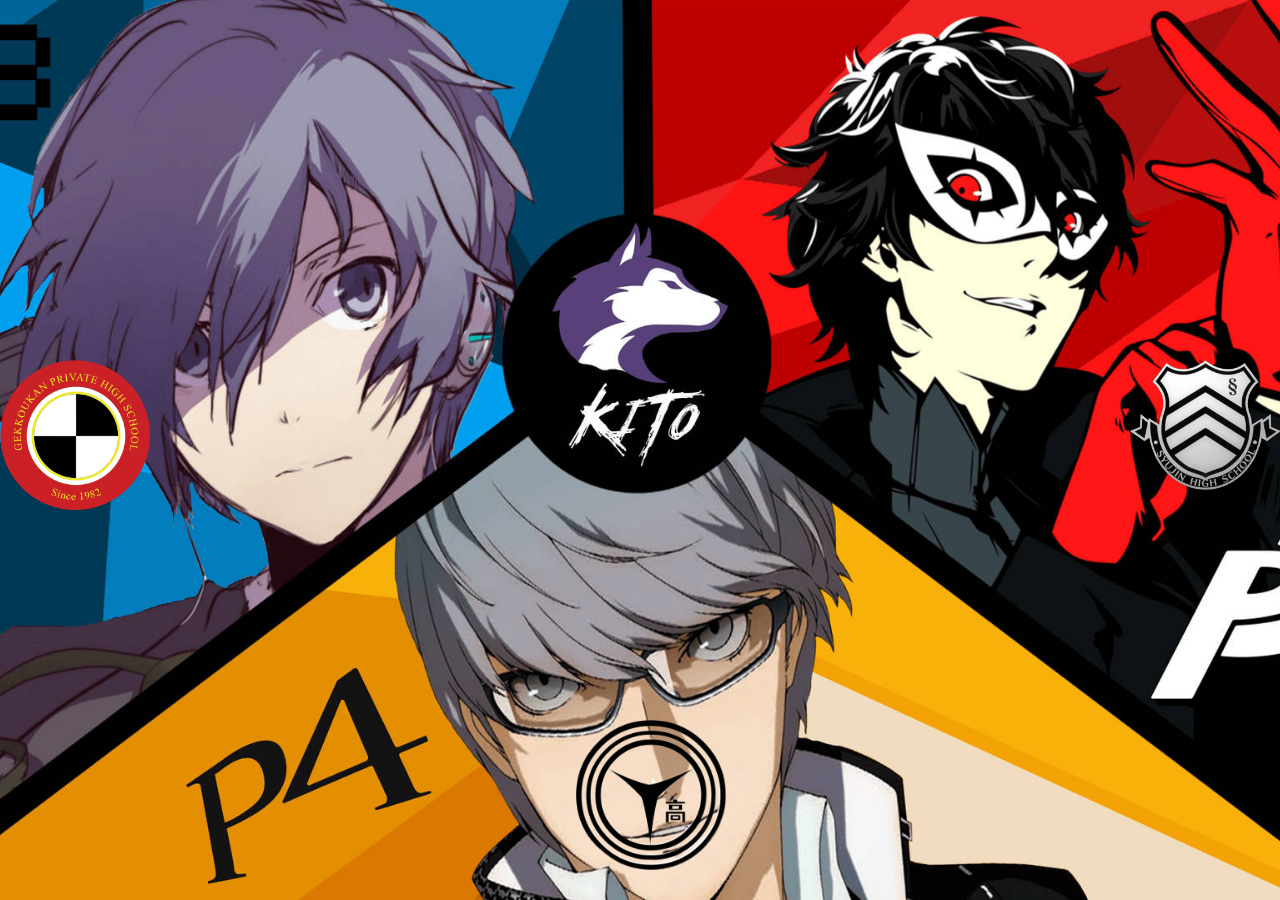
<file: index.html>
<HTML>
<TITLE> 
Persona
</TITLE>

<BODY>
<style>
        body {
            margin: 0;
            height: 100vh;
            background-image: url('1.jpg');
            background-size: cover;
            background-position: center;
        }
        .left-image, .bottom-image, .right-image {
            transition: transform 0.3s ease;
        }

        .left-image:hover, .bottom-image:hover, .right-image:hover {
            transform: translateY(-10px);
        }
        
	.left-image {
            position: absolute;
            left: 0;
            top: 40%;
            
        }
        .bottom-image {
            position: absolute;
 	    left: 45%;
	    top: 80%;

        }
        .right-image {
            position: absolute;
            right: 0;
            top: 40%;
            
        }
    </style>
</head>
<body>
    <a href="Persona3.html" class="left-image">
        <img src="P3S.png" alt="Левая картинка" width="150">
    </a>
    <a href="Persona4.html" class="bottom-image">
        <img src="P4S.png" alt="Нижняя картинка" width="150"> 
    </a>
    <a href="Persona5.html" class="right-image">
        <img src="P5S.png" alt="Правая картинка" width="150">
    </a>
</body>

</html>
    </style>


</BODY>
</HTML>
</file>
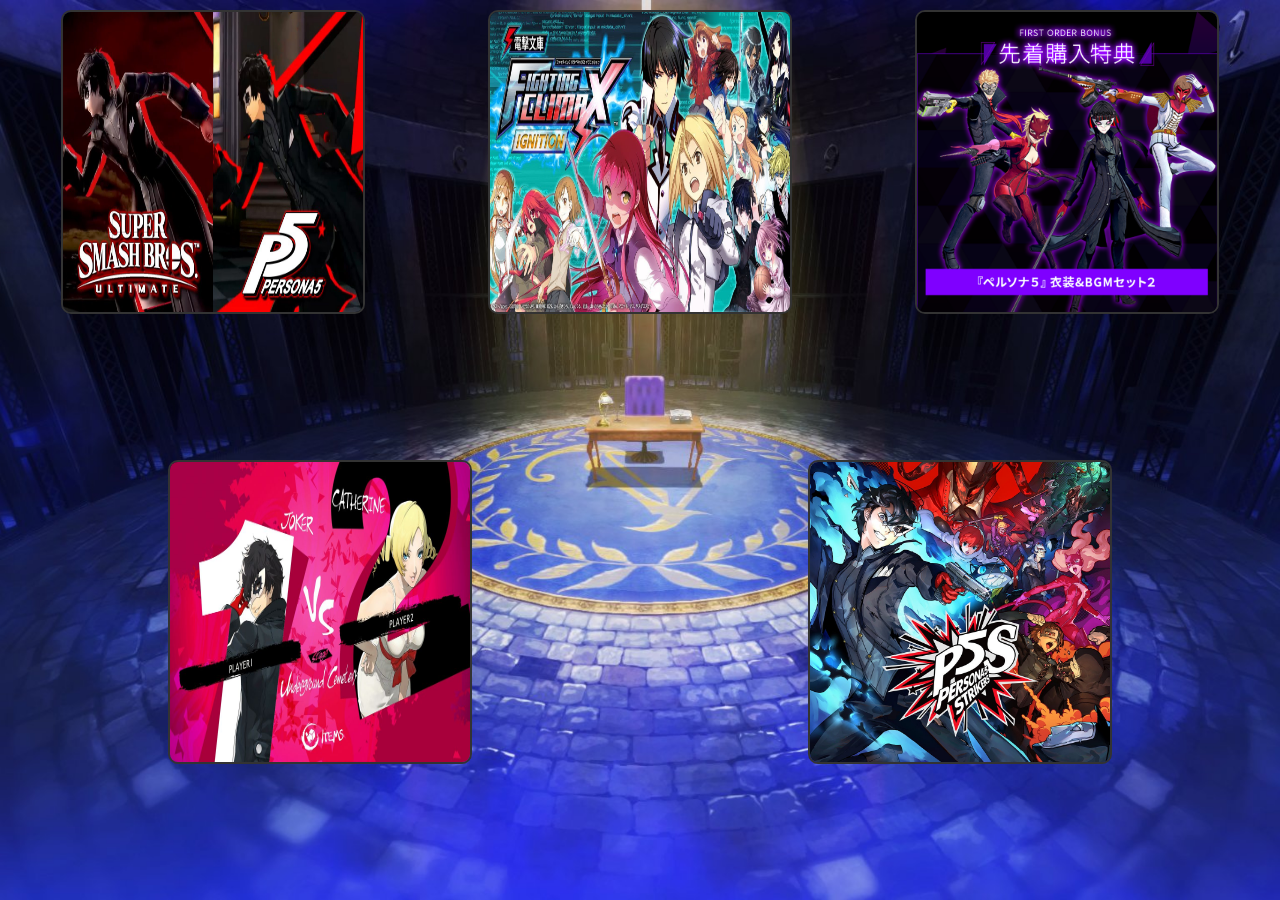
<file: Colab.html>
<HTML>
<TITLE>
Persona colaboration
</TITLE>

<head>
	<link rel="stylesheet" type="text/css" href="style.css" />
    <style>
        body {
            display: flex;
            height: 100vh;
            margin: 0;
			background-image: url('Back5.jpg');
            background-size: cover;
            background-position: center;   
        }
        .gallery {
            display: flex;
            justify-content: space-around;
            flex-wrap: wrap;
        }
        .gallery img {
            width: 300;
			height: 300;
			margin: 10px;
            border: 2px solid #333;
            border-radius: 10px;
        }
     </style>
</head>

<body>
    
    <div class="gallery">
        <img src="SSB.jpg" alt="Persona 5 Royal и Super Smash Bros. Ultimate:">
        <img src="DBF.jpg" alt="Persona 5 и Dengeki Bunko Fighting Climax">
        <img src="SH2.png" alt="Persona 5 и Soul Hackers 2">
        <img src="Cat.jpg" alt="Persona 5 и Catherine: Full Body:">
        <img src="P5Str.jpg" alt="Persona 5 Strikers">
    </div>
</body>
</HTML>
</file>
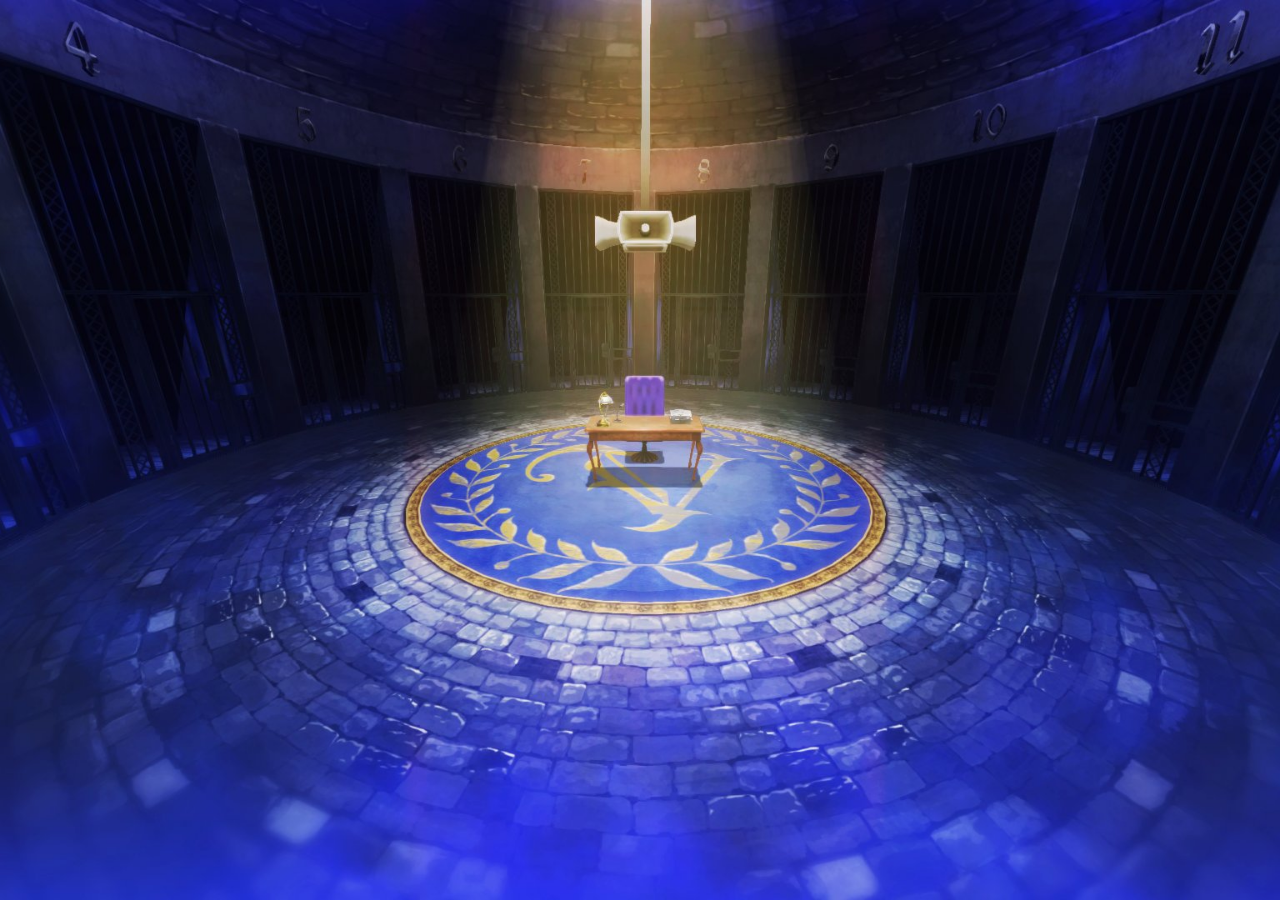
<file: content.html>
<html>
    <head>
        <title>Контент</title>
	<link rel="stylesheet" type="text/css" href="style.css" />
	<head>
    <style>
        body {
            display: flex;
            height: 100vh;
            margin: 0;
	    background-image: url('Back5.jpg');
            background-size: cover;
            background-position: center;   
        }
        h1 {
            text-align: center;
        }
        .gallery {
            display: flex;
            justify-content: space-around;
            flex-wrap: wrap;
        }
        .gallery img {
            width: 300;
	    height: 300;
  	    margin: 10px;
            border: 2px solid #333;
            border-radius: 10px;
        }
     </style>
</head>
    </head>
	

</html>
</file>
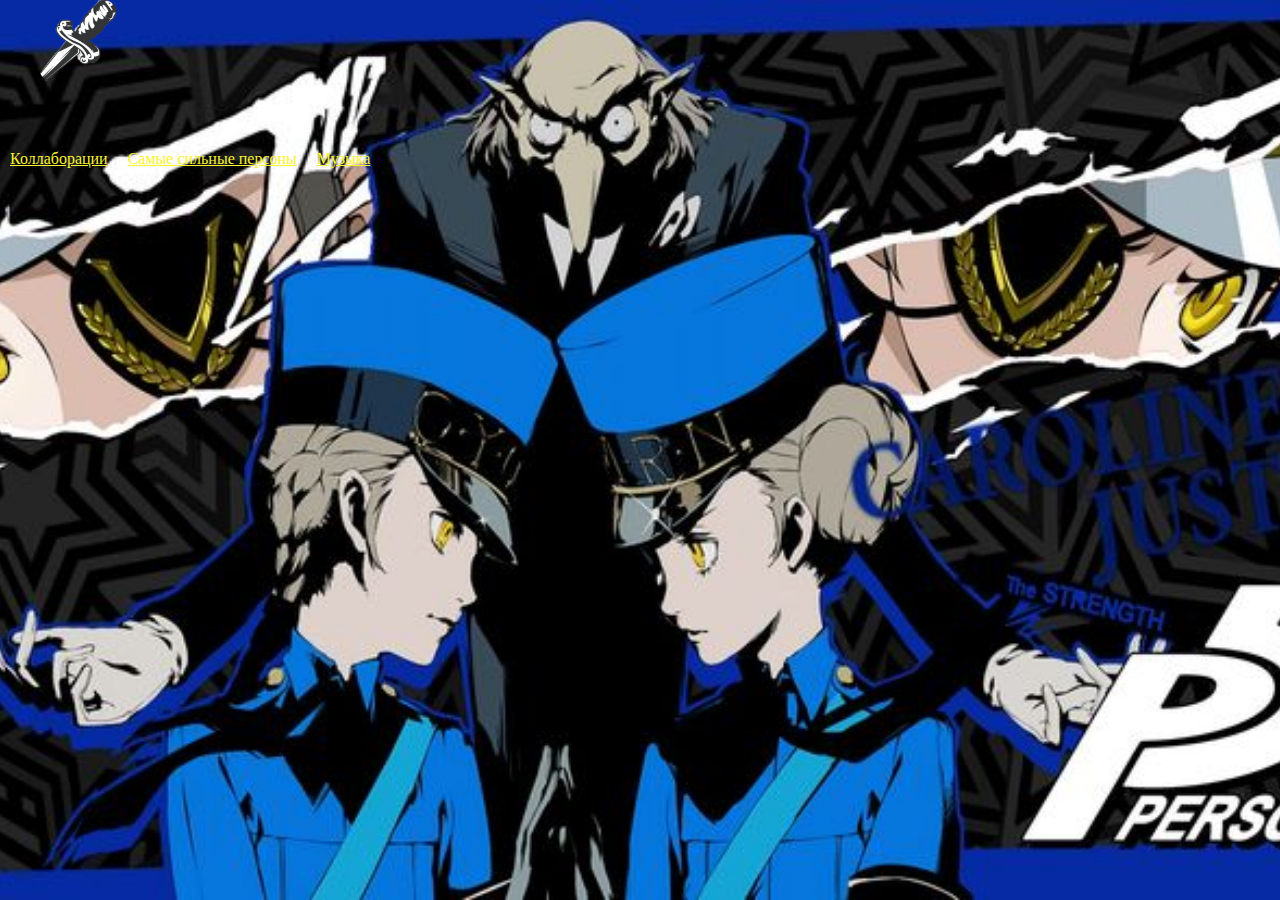
<file: menu.html>
<html>

    <head>
        <title>Меню сайта</title>
	<link rel="stylesheet" type="text/css" href="style.css" />
<head>
    <style>
        body {
            display: flex;
            height: 100vh;
            margin: 0;
			background-image: url('Head.jpg');
            background-size: cover;
            background-position: center;
			
        }
        h1 {
            text-align: center;
        }
        .gallery {
            display: flex;
            justify-content: space-around;
            flex-wrap: wrap;
        }
        .gallery img {
            width: 300;
			height: 300;
			margin: 10px;
			border: 2px solid #333;
            border-radius: 10px;
        }
		a{
			margin: 10px;
			margin-top: 150px;
		}
     </style>
</head>    
    </head>

    <body >
	 <a href = "Colab.html" target = "content" >Коллаборации</a>
	 <a href = "StrongPersons.html" target = "content">Самые сильные персоны</a>
	 <a href = "interesting.html" target = "content">Музыка</a>
     
    </body>
	<a href = "index.html" target="_top">
    <img src = "exit.png" style="position: absolute; left: 0; top: 0;" alt = "Выход" width = "150">
</html>
</file>
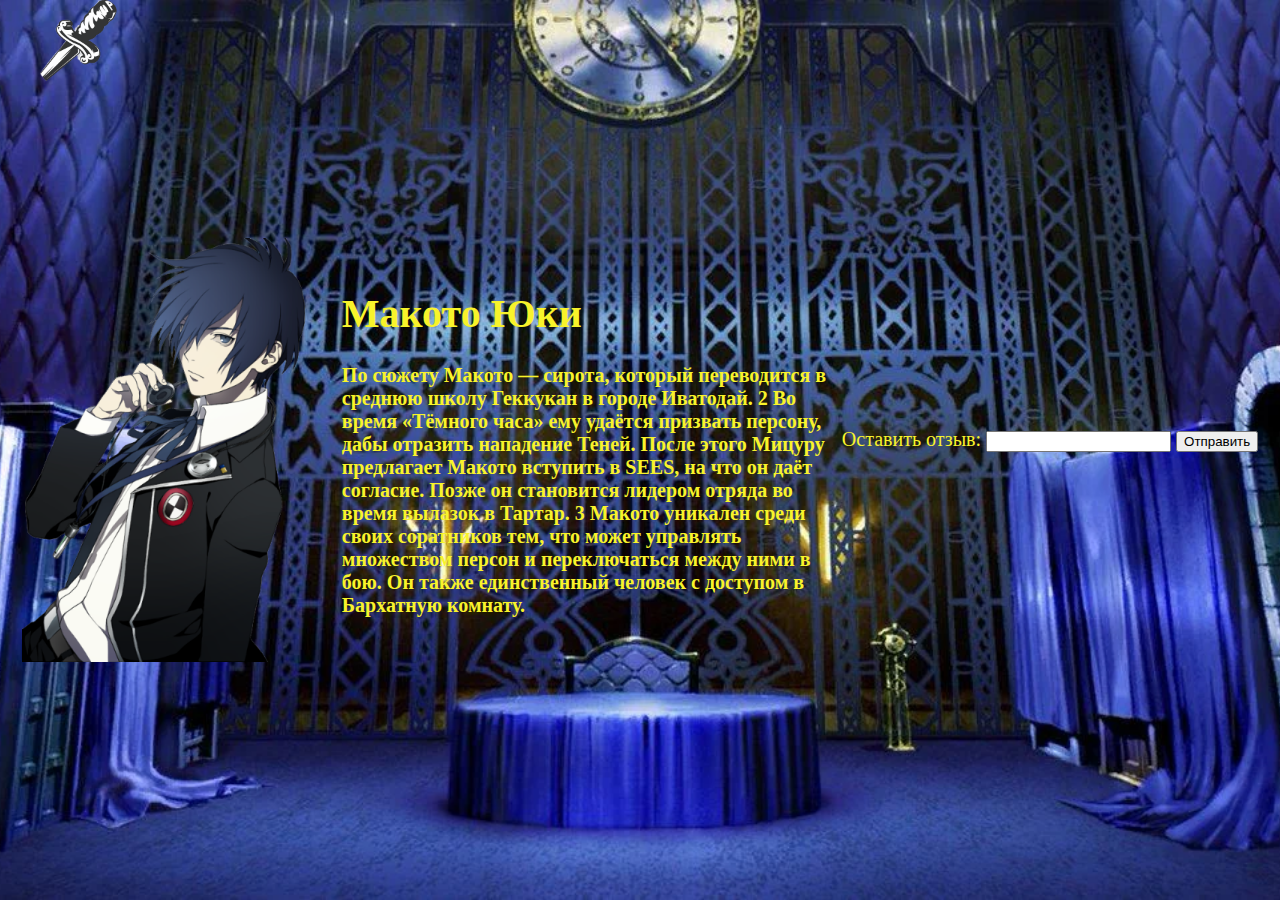
<file: Persona3.html>
<html lang="ru">
<title>
Persona 3
</title>

<head>
    <link rel="stylesheet" type="text/css" href="style.css" />
    <style>
        body {
            display: flex;
            height: 100vh;
            margin: 0;
	    background-image: url('Back3.png');
            background-size: cover;
            background-position: center;
	    align-items: center;
            justify-content: center;
        }
        .container {
            display: flex;
            align-items: center;
        }
        .image {
            margin-right: 20px; /* Отступ между картинкой и текстом */
	    
        }
        img {
            max-width: 300px; /* Ограничиваем максимальную ширину изображения */
            height: auto; /* Автоматическая высота для сохранения пропорций */
	    
        }
        .text {
        max-width: 500px; /* Ограничиваем максимальную ширину текста */
	    color: f8f32b;
	    font-size: 20px;
	     
        }
	
	
    </style>
    <script>
        // Функция для добавления текста на страницу
        function displayText() {
            var inputData = document.getElementById("userInput").value;
            if (inputData) {
                var outputContainer = document.getElementById("output");
                var newParagraph = document.createElement("p");
                newParagraph.textContent = inputData;
                outputContainer.appendChild(newParagraph);
                document.getElementById("userInput").value = ""; // Очистка поля ввода
            }
        }
    </script>
</head>
<a href = "index.html">
    <img src = "exit.png" style="position: absolute; left: 0; top: 0;" alt = "Выход" width = "150">
</a>
<body>
    <div class="container">
        <div class="image">
            <img src="Makoto.png" alt="Макото Юки">
        </div>
	
        <div class="text">
            <h1>Макото Юки</h1>
            <p>По сюжету Макото — сирота, который переводится в среднюю школу Геккукан в городе Иватодай. 2 Во время «Тёмного часа» ему удаётся призвать персону, дабы отразить нападение Теней. После этого Мицуру предлагает Макото вступить в SEES, на что он даёт согласие. Позже он становится лидером отряда во время вылазок в Тартар. 3

Макото уникален среди своих соратников тем, что может управлять множеством персон и переключаться между ними в бою. Он также единственный человек с доступом в Бархатную комнату.</p>
        </div>
    </div>
<br></br>
	<div class = "text">
    <form onsubmit="event.preventDefault(); displayText();">
        <label for="userInput">Оставить отзыв:</label>
        <input type="text" id="userInput" required>
        <button type="submit">Отправить</button>
    </form>
	</div>
    <div id="output" class = "text"></div>
</body>
</html>
</file>
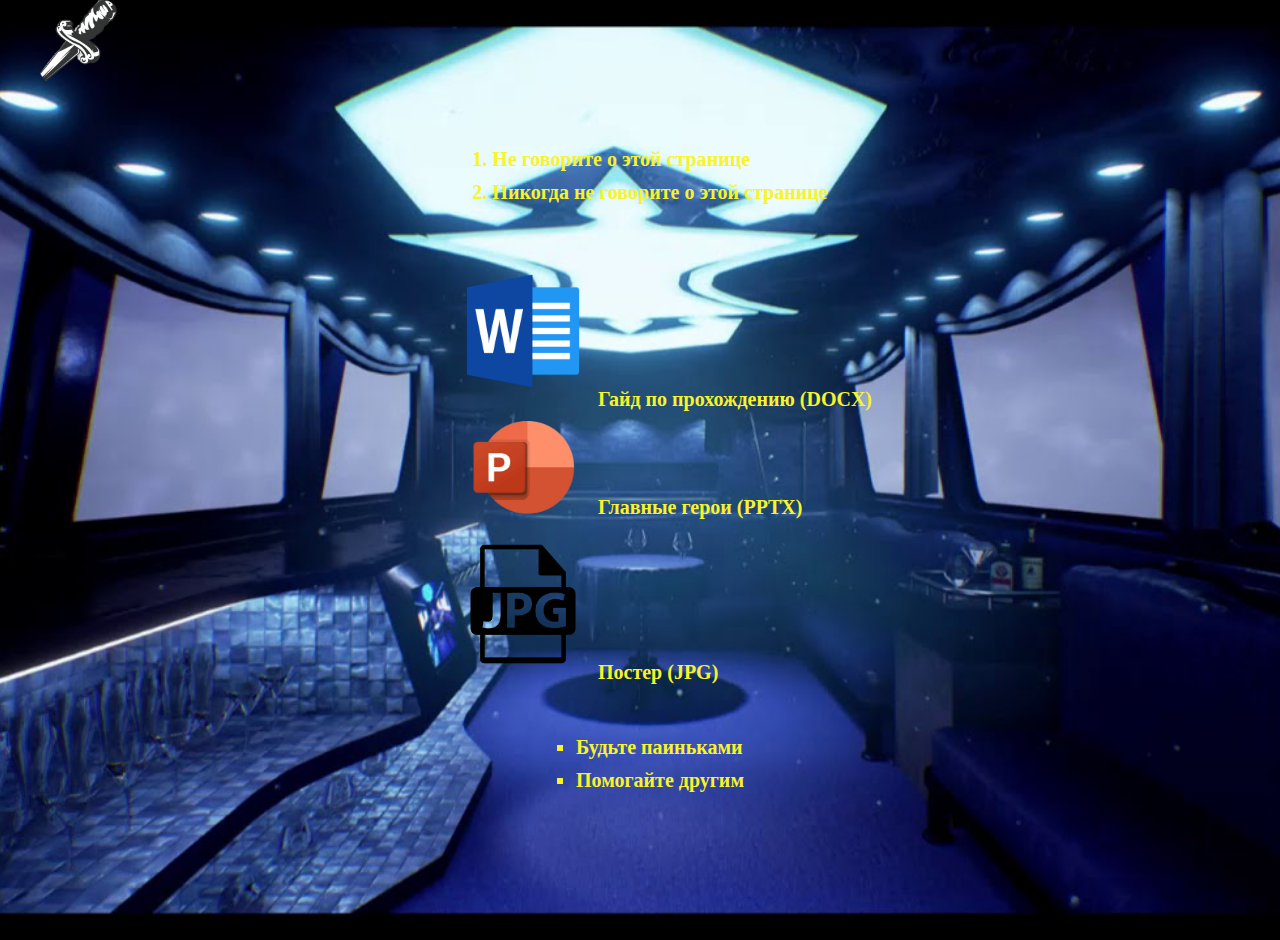
<file: Persona4.html>
<HTML>
<TITLE> 
Persona 4
</TITLE>

<head>
    <link rel="stylesheet" type="text/css" href="style.css" />
    <style>
        body {
            font-family: "Times New Roman", Times, serif;
			font-weight: bold;
            margin: 20px;
            display: flex;
            justify-content: center;
            align-items: center;
            flex-direction: column;
            height: 100vh;
	    background-image: url('Back4.jpg');
            background-size: cover;
            background-position: center;
        }
	ul {
            list-style-type: none;
        }
        li {
            margin: 10px 0;
        }
        a {
            text-decoration: none;
        }
        a:hover {
            text-decoration: underline;
        }
    </style>
</head>
<a href = "index.html">
    <img src = "exit.png" style="position: absolute; left: 0; top: 0;" alt = "Выход" width = "150">
</a>
<body>
	
    <ol>
        <li>Не говорите о этой странице</li>
        <li>Никогда не говорите о этой странице</li>
    </ol>
    <ul>
        <li>
            <a href="Guide.docx" target="_blank">
                <img src="W.png" alt="Гайд по прохождению (DOCX)" width = 150 >Гайд по прохождению (DOCX)
            </a>
        </li>
        <li>
            <a href="Hero.pptx" target="_blank">
                <img src="P.png" alt="Главные герои (PPTX)" width = 150 >Главные герои (PPTX)
            </a>
        </li>
        <li>
            <a href="Poster.jpg" target="_blank">
                <img src="J.png" alt="Постер (JPG)" width = 150>Постер (JPG)
            </a>
        </li>
    </ul>
    <ul style="list-style-type: square;">
        <li>Будьте паиньками</li>
        <li>Помогайте другим</li>
    </ul>

</body>
</HTML>
</file>
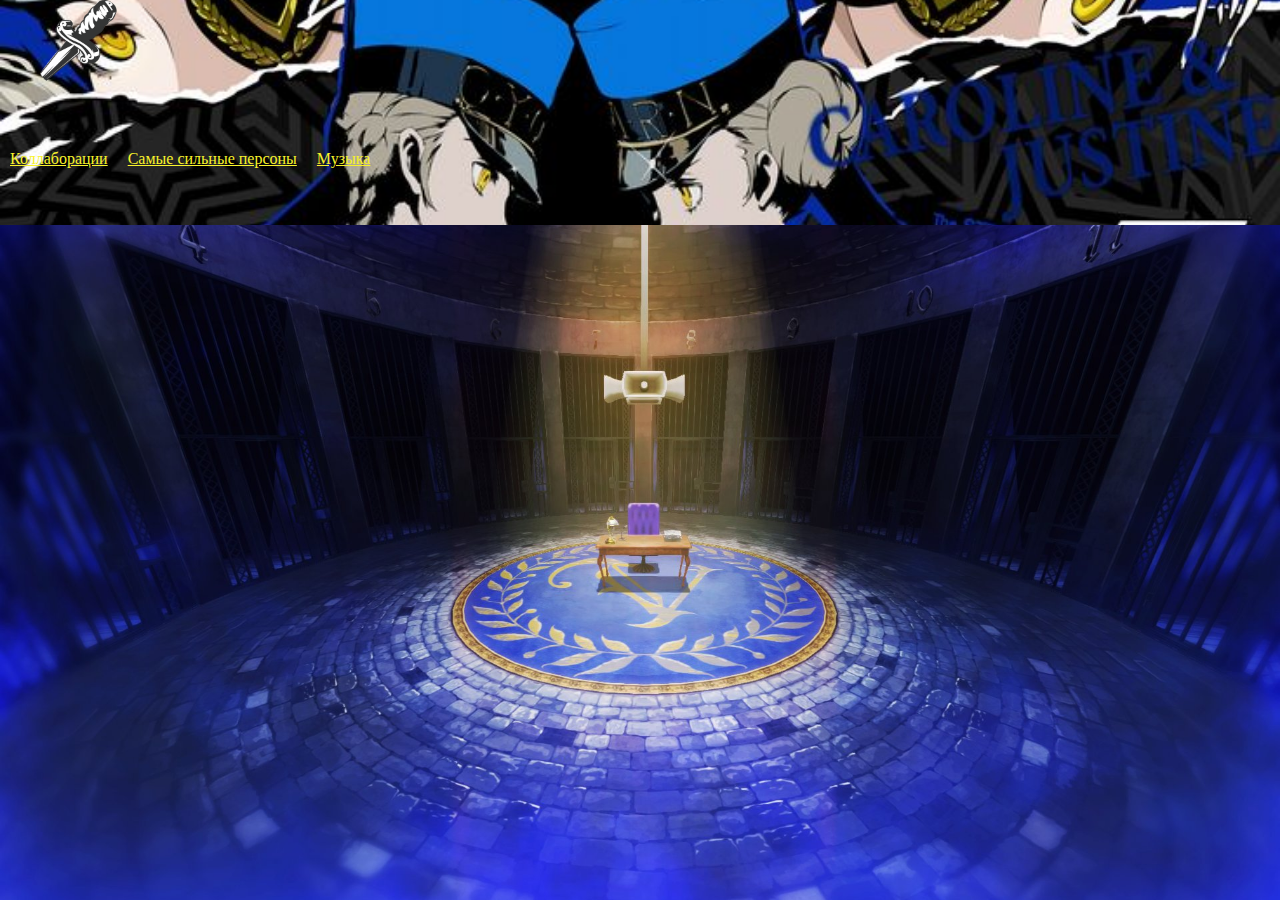
<file: Persona5.html>
<HTML>

<TITLE> 
Persona 5
</TITLE>


<html>

    <head>
    <link rel="stylesheet" type="text/css" href="style.css" />
        <title>Фреймы в html</title>
    </head>
    <frameset rows="25%, 75%" border="0"
                             frameborder="0">
		
        <frame src="menu.html" marginwidth="50"
                                scrolling="no">
        <frame src="content.html" name="content"
             marginwidth="50" marginheight="100">
    </frameset>
</html>

</HTML>
</file>
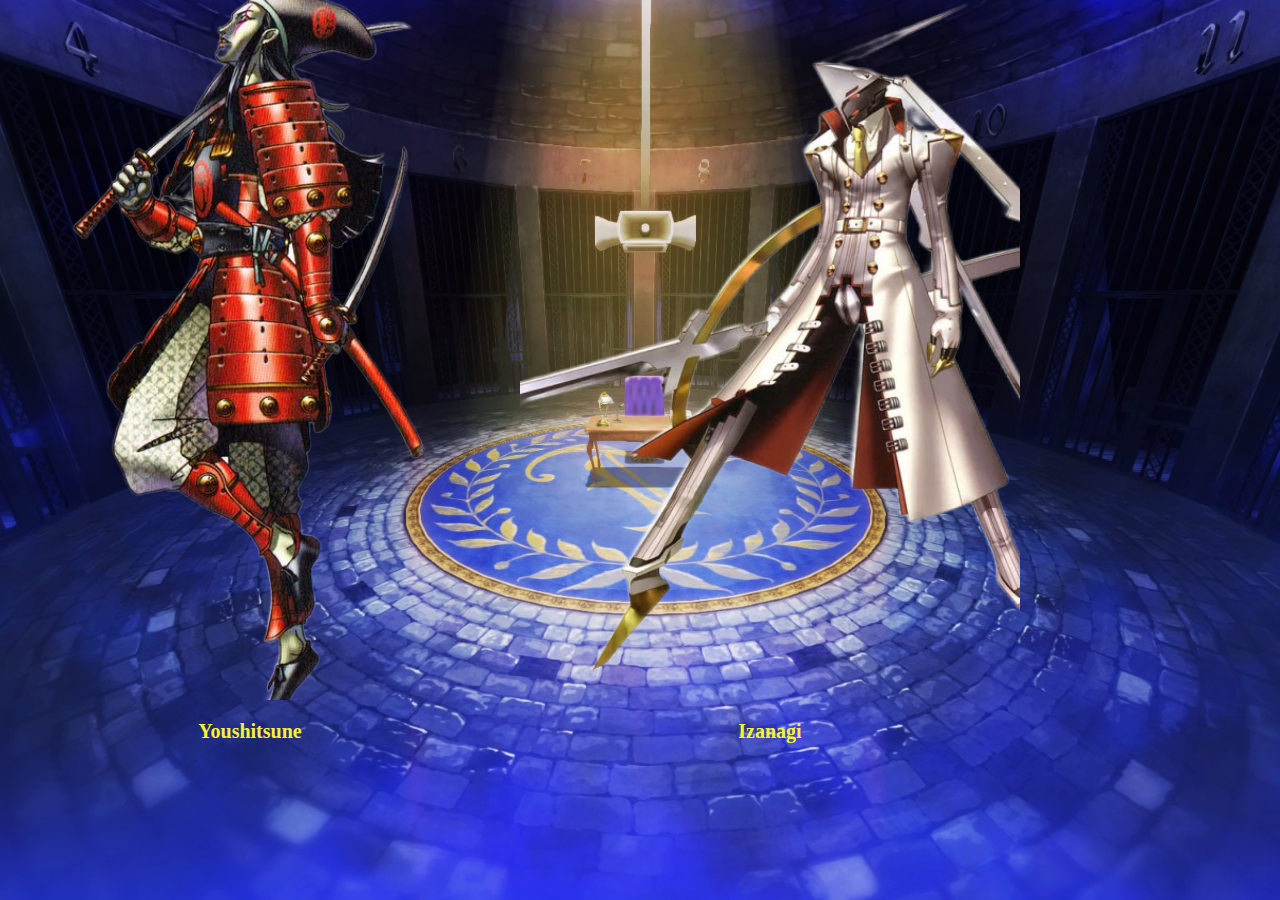
<file: StrongPersons.html>
<HTML>
<TITLE>
Strongs persons
</TITLE>

<head>
	<link rel="stylesheet" type="text/css" href="style.css" />
    <style>
        body {
            display: flex;
            height: 100vh;
            margin: 0;
			background-image: url('Back5.jpg');
            background-size: cover;
            background-position: center;   
        }
        .container {
            display: flex;
            align-items: flex-start;
        }
        .left-item {
            max-width: 50%;
            text-align: center;
            margin-right: 20px;
        }
        .right-item {
            max-width: 50%;
            text-align: center;
        }
        img {
            width: 500px;
            height: 700px;
            object-fit: cover; 
        }
    </style>
</head>
<body>
    <div class="container">
        <div class="left-item">
            <img src="Youshitsune.png" alt="Youshitsune">
            <p>Youshitsune</p>
        </div>
        <div class="right-item">
            <img src="Izanagi.png" alt="Izanagi">
			<p>Izanagi</p>
        </div>
    </div>
</body>
</html>
</file>
<file: style.css>
body {
    background-color: #4682B4;
}
p {
    font-family: "Times New Roman", Times, serif;
    font-weight: bold;
    max-width: 500px;
	color: f8f32b;
	font-size: 20px;
}
li {
	font-family: "Times New Roman", Times, serif;
    font-weight: bold;
    max-width: 500px;
	color: f8f32b;
	font-size: 20px;
}
a{
	color: f8f32b;
}
</file>
